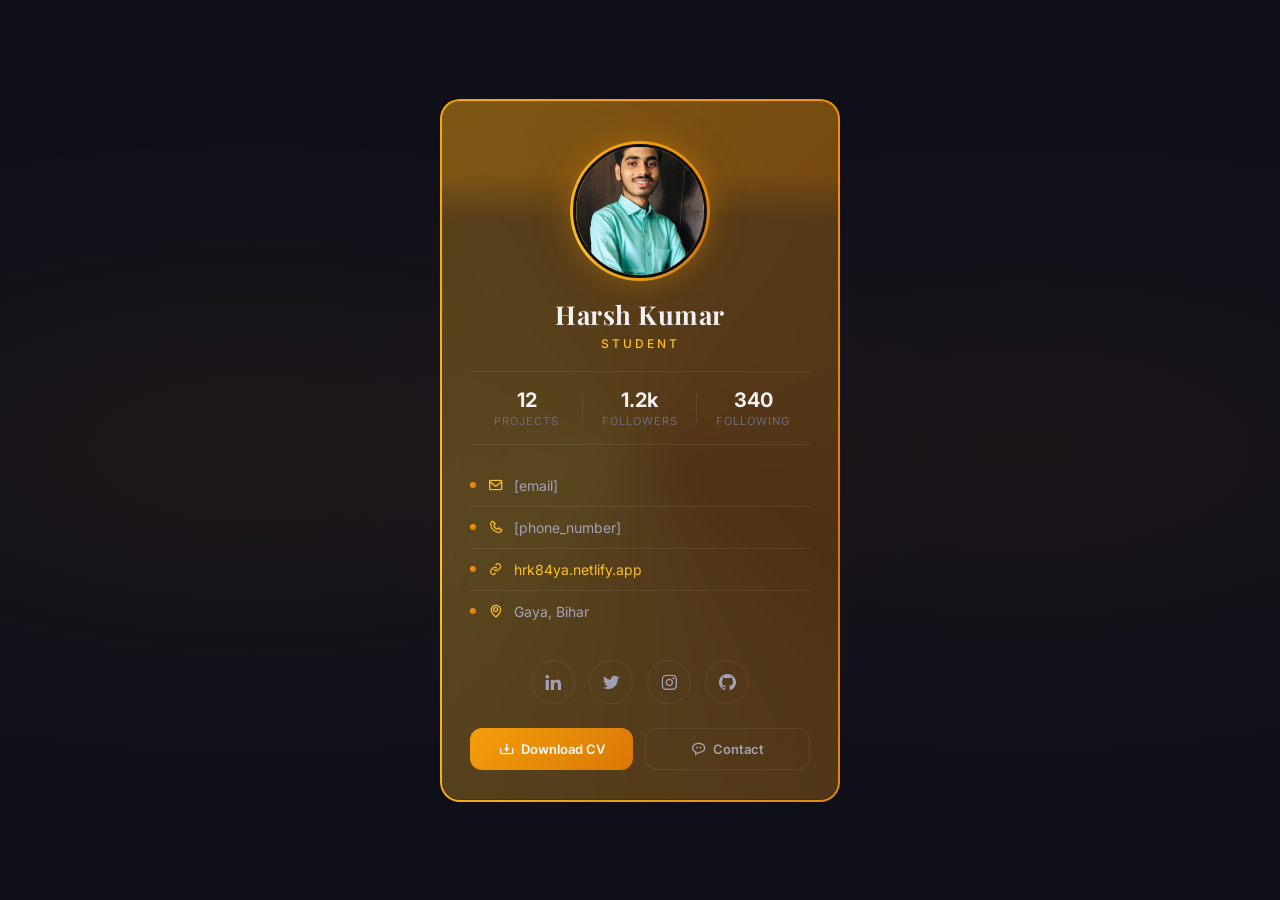
<file: index.html>
<!DOCTYPE html>
<html lang="en">
<head>
    <meta charset="UTF-8" />
    <meta name="viewport" content="width=device-width, initial-scale=1.0" />
    <link rel="stylesheet" href="profile.css" />
    <title>Profile Card</title>
    <link href="https://unpkg.com/boxicons@2.1.2/css/boxicons.min.css" rel="stylesheet" />
    <link href="https://fonts.googleapis.com/css2?family=Inter:wght@300;400;500;600;700&family=Playfair+Display:wght@600;700&display=swap" rel="stylesheet" />
</head>
<body>
    <div class="profile-card">
        <div class="card-inner">
            <div class="card-header"></div>

            <div class="image">
                <div class="image-ring">
                    <img src="img/Profile.jpg" alt="Profile Picture" class="profile-img" />
                </div>
            </div>

            <div class="text-data">
                <span class="name">Harsh Kumar</span>
                <span class="role">Student</span>
            </div>

            <div class="stats-row">
                <div class="stat">
                    <span class="stat-number">12</span>
                    <span class="stat-label">Projects</span>
                </div>
                <div class="stat">
                    <span class="stat-number">1.2k</span>
                    <span class="stat-label">Followers</span>
                </div>
                <div class="stat">
                    <span class="stat-number">340</span>
                    <span class="stat-label">Following</span>
                </div>
            </div>

            <div class="details">
                <ul>
                    <li>
                        <span class="accent-dot"></span>
                        <i class="bx bx-envelope"></i>
                        <span>[email]</span>
                    </li>
                    <li>
                        <span class="accent-dot"></span>
                        <i class="bx bx-phone"></i>
                        <span>[phone_number]</span>
                    </li>
                    <li>
                        <span class="accent-dot"></span>
                        <i class="bx bx-link"></i>
                        <a href="https://hrk84ya.netlify.app/" target="_blank" rel="noopener noreferrer" class="website-link">hrk84ya.netlify.app</a>
                    </li>
                    <li>
                        <span class="accent-dot"></span>
                        <i class="bx bx-map"></i>
                        <span>Gaya, Bihar</span>
                    </li>
                </ul>
            </div>

            <div class="media-buttons">
                <a href="https://www.linkedin.com/in/hrk84ya" class="link" target="_blank" rel="noopener noreferrer" aria-label="LinkedIn">
                    <i class="bx bxl-linkedin"></i>
                </a>
                <a href="https://twitter.com/hrk84ya" class="link" target="_blank" rel="noopener noreferrer" aria-label="Twitter">
                    <i class="bx bxl-twitter"></i>
                </a>
                <a href="https://www.instagram.com/hrk84ya" class="link" target="_blank" rel="noopener noreferrer" aria-label="Instagram">
                    <i class="bx bxl-instagram"></i>
                </a>
                <a href="https://github.com/Hrk84ya" class="link" target="_blank" rel="noopener noreferrer" aria-label="GitHub">
                    <i class="bx bxl-github"></i>
                </a>
            </div>

            <div class="cta-buttons">
                <a href="#" class="btn btn-primary">
                    <i class="bx bx-download"></i> Download CV
                </a>
                <a href="mailto:[email]" class="btn btn-secondary">
                    <i class="bx bx-message-rounded-dots"></i> Contact
                </a>
            </div>
        </div>
    </div>
</body>
</html>
</file>
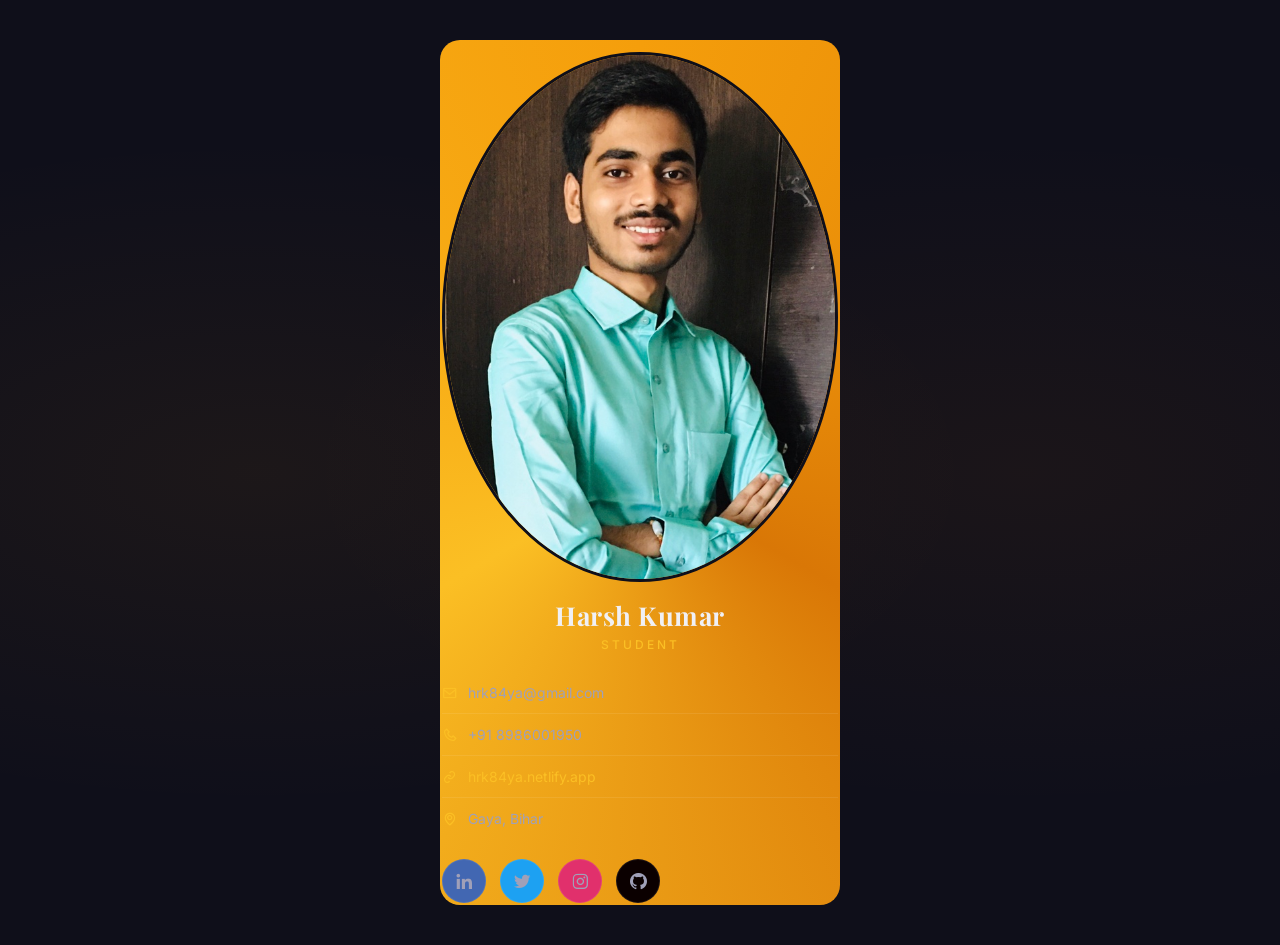
<file: profile.html>
<!DOCTYPE html>
<html lang="en">
<head>
    <meta charset="UTF-8" />
    <meta name="viewport" content="width=device-width, initial-scale=1.0" />
    <link rel="stylesheet" href="profile.css" />
    <title>Profile Card</title>
    <link
    href="https://unpkg.com/boxicons@2.1.2/css/boxicons.min.css"
    rel="stylesheet"
    />
</head>
<body>
    <div class="profile-card">
        <div class="image">
            <img src="img/Profile.jpg" alt="Profile Picture" class="profile-img" />
        </div>

        <div class="text-data">
            <span class="name">Harsh Kumar</span>
            <span class="role">Student</span>
        </div>
        <div class="details">
            <ul>
                <li><i class="bx bx-envelope"></i> hrk84ya@gmail.com</li>
                <li><i class="bx bx-phone"></i> +91 8986001950</li>
                <li><i class="bx bx-link"></i> <a href="https://hrk84ya.netlify.app/" target="_blank" rel="noopener noreferrer" class="website-link">hrk84ya.netlify.app</a></li>
                <li><i class="bx bx-map"></i> Gaya, Bihar</li>
            </ul>
        </div>
        <div class="media-buttons">
            <a href="https://www.linkedin.com/in/hrk84ya" style="background: #4267b2" class="link" target="_blank" rel="noopener noreferrer">
                <i class="bx bxl-linkedin"></i>
            </a>
            <a href="https://twitter.com/hrk84ya" style="background: #1da1f2" class="link" target="_blank" rel="noopener noreferrer">
                <i class="bx bxl-twitter"></i>
            </a>
            <a href="https://www.instagram.com/hrk84ya" style="background: #e1306c" class="link" target="_blank" rel="noopener noreferrer">
                <i class="bx bxl-instagram"></i>
            </a>
            <a href="https://github.com/Hrk84ya" style="background: #0b0000" class="link" target="_blank" rel="noopener noreferrer">
                <i class="bx bxl-github"></i>
            </a>
        </div>
    </div>
</body>
</html>
</file>
<file: profile.css>
/* Google Fonts - Inter + Playfair Display */
@import url("https://fonts.googleapis.com/css2?family=Inter:wght@300;400;500;600;700&family=Playfair+Display:wght@600;700&display=swap");

/* Animated gradient border trick */
@property --angle {
  syntax: "<angle>";
  initial-value: 0deg;
  inherits: false;
}

:root {
  --primary: #f59e0b;
  --secondary: #d97706;
  --accent: #fbbf24;
  --bg-dark: #0f0f1a;
  --bg-card: rgba(20, 20, 30, 0.7);
  --text-primary: #f0f0f5;
  --text-secondary: #a0a0b8;
  --text-muted: #6b6b80;
  --border-subtle: rgba(255, 255, 255, 0.08);
  --glow-color: rgba(245, 158, 11, 0.35);
}

* {
  margin: 0;
  padding: 0;
  box-sizing: border-box;
  font-family: "Inter", sans-serif;
}

body {
  min-height: 100vh;
  display: flex;
  align-items: center;
  justify-content: center;
  background: var(--bg-dark);
  background-image:
    radial-gradient(ellipse at 20% 50%, rgba(245, 158, 11, 0.06) 0%, transparent 50%),
    radial-gradient(ellipse at 80% 50%, rgba(217, 119, 6, 0.06) 0%, transparent 50%);
  overflow-y: auto;
  padding: 40px 20px;
}

/* Scrollbar */
body::-webkit-scrollbar {
  width: 8px;
}
body::-webkit-scrollbar-track {
  background: var(--bg-dark);
}
body::-webkit-scrollbar-thumb {
  background: linear-gradient(var(--primary), var(--secondary));
  border-radius: 10px;
}

/* ===== CARD ===== */
.profile-card {
  max-width: 400px;
  width: 100%;
  border-radius: 20px;
  padding: 2px;
  background: conic-gradient(from var(--angle), var(--primary), var(--secondary), var(--accent), var(--primary));
  animation: rotateBorder 4s linear infinite;
  position: relative;
  transition: box-shadow 0.4s ease;
}

@keyframes rotateBorder {
  to { --angle: 360deg; }
}

.profile-card:hover {
  box-shadow:
    0 0 30px rgba(245, 158, 11, 0.25),
    0 0 60px rgba(217, 119, 6, 0.12);
}

.card-inner {
  background: var(--bg-card);
  backdrop-filter: blur(24px);
  -webkit-backdrop-filter: blur(24px);
  border-radius: 18px;
  padding: 30px 28px;
  display: flex;
  flex-direction: column;
  align-items: center;
  position: relative;
  overflow: hidden;
  box-shadow: inset 0 1px 0 rgba(255, 255, 255, 0.06), inset 0 -1px 0 rgba(0, 0, 0, 0.2);
}

/* Header gradient band */
.card-header {
  position: absolute;
  top: 0;
  left: 0;
  width: 100%;
  height: 120px;
  background: linear-gradient(135deg, var(--primary), var(--secondary));
  opacity: 0.25;
  border-radius: 18px 18px 0 0;
  mask-image: linear-gradient(to bottom, black 60%, transparent);
  -webkit-mask-image: linear-gradient(to bottom, black 60%, transparent);
}

/* ===== PROFILE IMAGE ===== */
.image {
  position: relative;
  z-index: 1;
  margin-top: 10px;
  margin-bottom: 16px;
}

.image-ring {
  width: 140px;
  height: 140px;
  border-radius: 50%;
  padding: 3px;
  background: conic-gradient(from var(--angle), var(--primary), var(--secondary), var(--accent), var(--primary));
  animation: rotateBorder 4s linear infinite;
  box-shadow: 0 0 24px rgba(245, 158, 11, 0.25), 0 0 48px rgba(217, 119, 6, 0.12);
  transition: box-shadow 0.3s ease;
}

.image-ring:hover {
  box-shadow: 0 0 32px rgba(245, 158, 11, 0.4), 0 0 64px rgba(217, 119, 6, 0.2);
}

.profile-img {
  width: 100%;
  height: 100%;
  object-fit: cover;
  border-radius: 50%;
  border: 3px solid var(--bg-dark);
  display: block;
  transition: transform 0.3s ease;
}

.profile-img:hover {
  transform: scale(1.05);
}

/* ===== TEXT DATA ===== */
.text-data {
  display: flex;
  flex-direction: column;
  align-items: center;
  margin-bottom: 20px;
  z-index: 1;
}

.name {
  font-family: "Playfair Display", serif;
  font-size: 26px;
  font-weight: 700;
  color: var(--text-primary);
  letter-spacing: 0.5px;
}

.role {
  font-size: 12px;
  font-weight: 500;
  color: var(--accent);
  letter-spacing: 3px;
  text-transform: uppercase;
  margin-top: 4px;
}

/* ===== STATS ROW ===== */
.stats-row {
  display: flex;
  gap: 0;
  width: 100%;
  border-top: 1px solid var(--border-subtle);
  border-bottom: 1px solid var(--border-subtle);
  padding: 16px 0;
  margin-bottom: 20px;
  z-index: 1;
}

.stat {
  flex: 1;
  display: flex;
  flex-direction: column;
  align-items: center;
  position: relative;
}

.stat:not(:last-child)::after {
  content: "";
  position: absolute;
  right: 0;
  top: 50%;
  transform: translateY(-50%);
  height: 28px;
  width: 1px;
  background: var(--border-subtle);
}

.stat-number {
  font-size: 20px;
  font-weight: 700;
  color: var(--text-primary);
}

.stat-label {
  font-size: 11px;
  color: var(--text-muted);
  text-transform: uppercase;
  letter-spacing: 1px;
  margin-top: 2px;
}

/* ===== DETAILS ===== */
.details {
  width: 100%;
  z-index: 1;
  margin-bottom: 8px;
}

.details ul {
  list-style: none;
}

.details ul li {
  display: flex;
  align-items: center;
  font-size: 14px;
  color: var(--text-secondary);
  padding: 12px 0;
  border-bottom: 1px solid var(--border-subtle);
  transition: color 0.3s ease;
}

.details ul li:last-child {
  border-bottom: none;
}

.details ul li:hover {
  color: var(--text-primary);
}

.accent-dot {
  width: 6px;
  height: 6px;
  border-radius: 50%;
  background: linear-gradient(135deg, var(--primary), var(--secondary));
  margin-right: 12px;
  flex-shrink: 0;
}

.details ul li i {
  color: var(--accent);
  margin-right: 10px;
  font-size: 16px;
  flex-shrink: 0;
}

.website-link {
  color: var(--accent);
  text-decoration: none;
  transition: color 0.3s ease;
}

.website-link:hover {
  color: var(--primary);
}

/* ===== SOCIAL ICONS ===== */
.media-buttons {
  display: flex;
  align-items: center;
  gap: 14px;
  margin-top: 20px;
  z-index: 1;
}

.media-buttons .link {
  display: flex;
  align-items: center;
  justify-content: center;
  width: 44px;
  height: 44px;
  border-radius: 50%;
  background: transparent;
  border: 1px solid var(--border-subtle);
  color: var(--text-secondary);
  font-size: 20px;
  text-decoration: none;
  transition: all 0.3s ease;
}

.media-buttons .link:hover {
  color: var(--text-primary);
  border-color: var(--accent);
  background: rgba(251, 191, 36, 0.1);
  box-shadow: 0 0 16px rgba(251, 191, 36, 0.2);
  transform: translateY(-3px);
}

/* ===== CTA BUTTONS ===== */
.cta-buttons {
  display: flex;
  gap: 12px;
  width: 100%;
  margin-top: 24px;
  z-index: 1;
}

.btn {
  flex: 1;
  display: flex;
  align-items: center;
  justify-content: center;
  gap: 6px;
  padding: 12px 16px;
  border-radius: 12px;
  font-size: 13px;
  font-weight: 600;
  text-decoration: none;
  transition: all 0.3s ease;
  cursor: pointer;
}

.btn i {
  font-size: 16px;
}

.btn-primary {
  background: linear-gradient(135deg, var(--primary), var(--secondary));
  color: #fff;
  border: none;
}

.btn-primary:hover {
  box-shadow: 0 4px 20px rgba(245, 158, 11, 0.4);
  transform: translateY(-2px);
}

.btn-secondary {
  background: transparent;
  color: var(--text-secondary);
  border: 1px solid var(--border-subtle);
}

.btn-secondary:hover {
  border-color: var(--accent);
  color: var(--text-primary);
  background: rgba(251, 191, 36, 0.06);
  transform: translateY(-2px);
}

/* ===== RESPONSIVE ===== */
@media (max-width: 480px) {
  .profile-card {
    max-width: 100%;
  }

  .card-inner {
    padding: 24px 20px;
  }

  .image-ring {
    width: 120px;
    height: 120px;
  }

  .name {
    font-size: 22px;
  }

  .media-buttons .link {
    width: 38px;
    height: 38px;
    font-size: 18px;
  }

  .cta-buttons {
    flex-direction: column;
  }

  .stat-number {
    font-size: 18px;
  }
}
</file>
